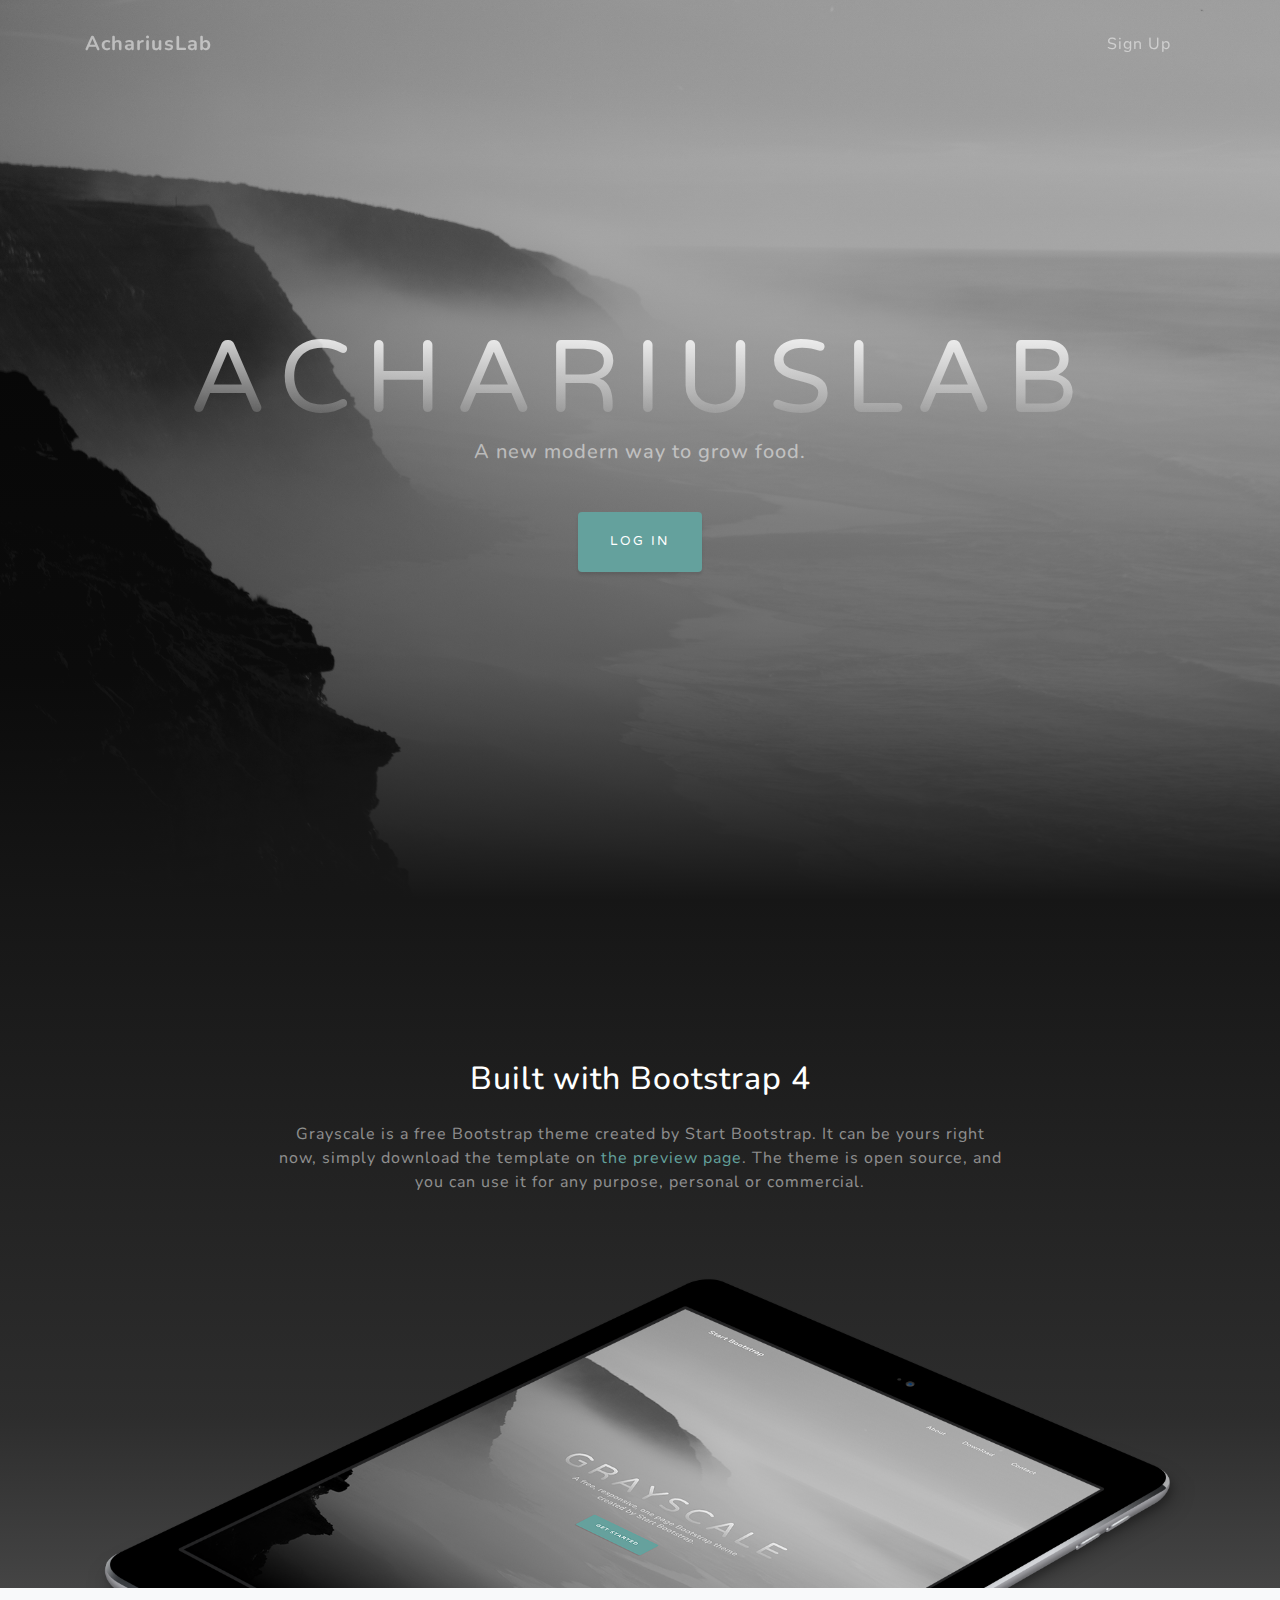
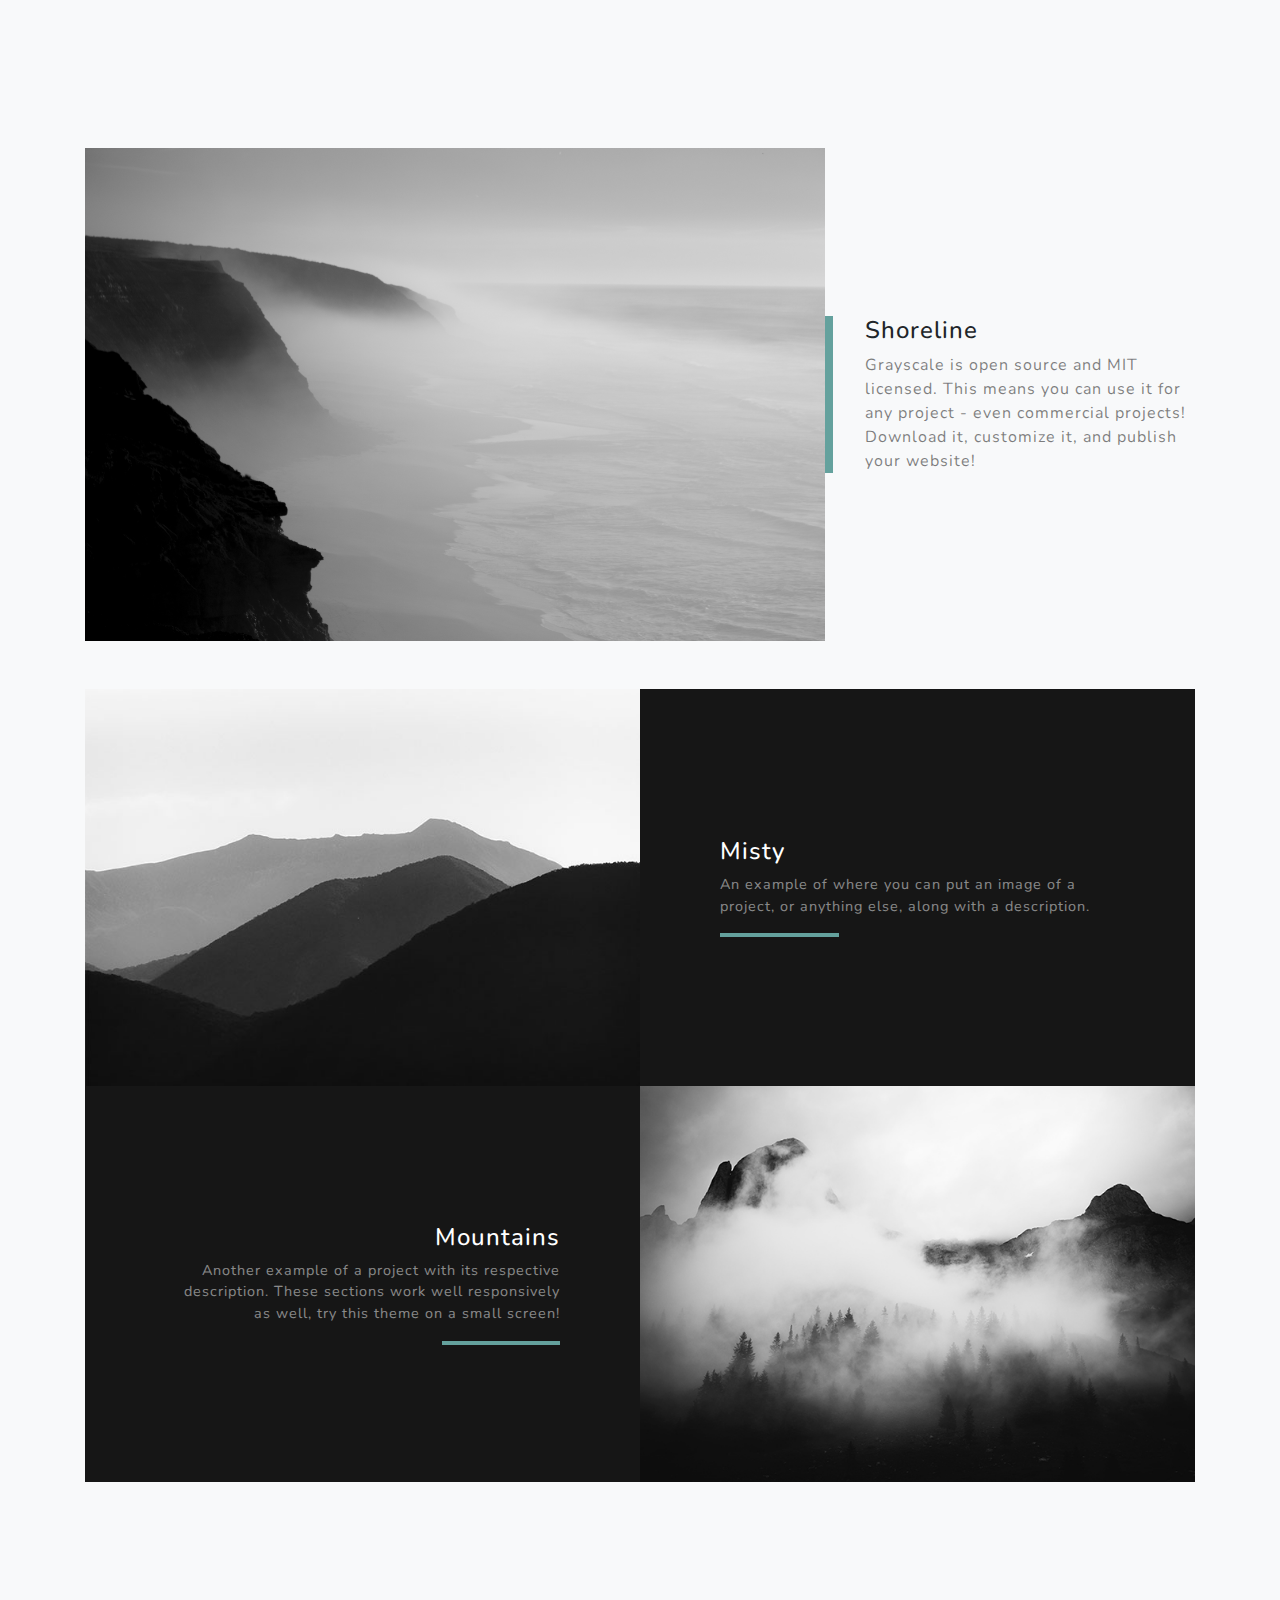
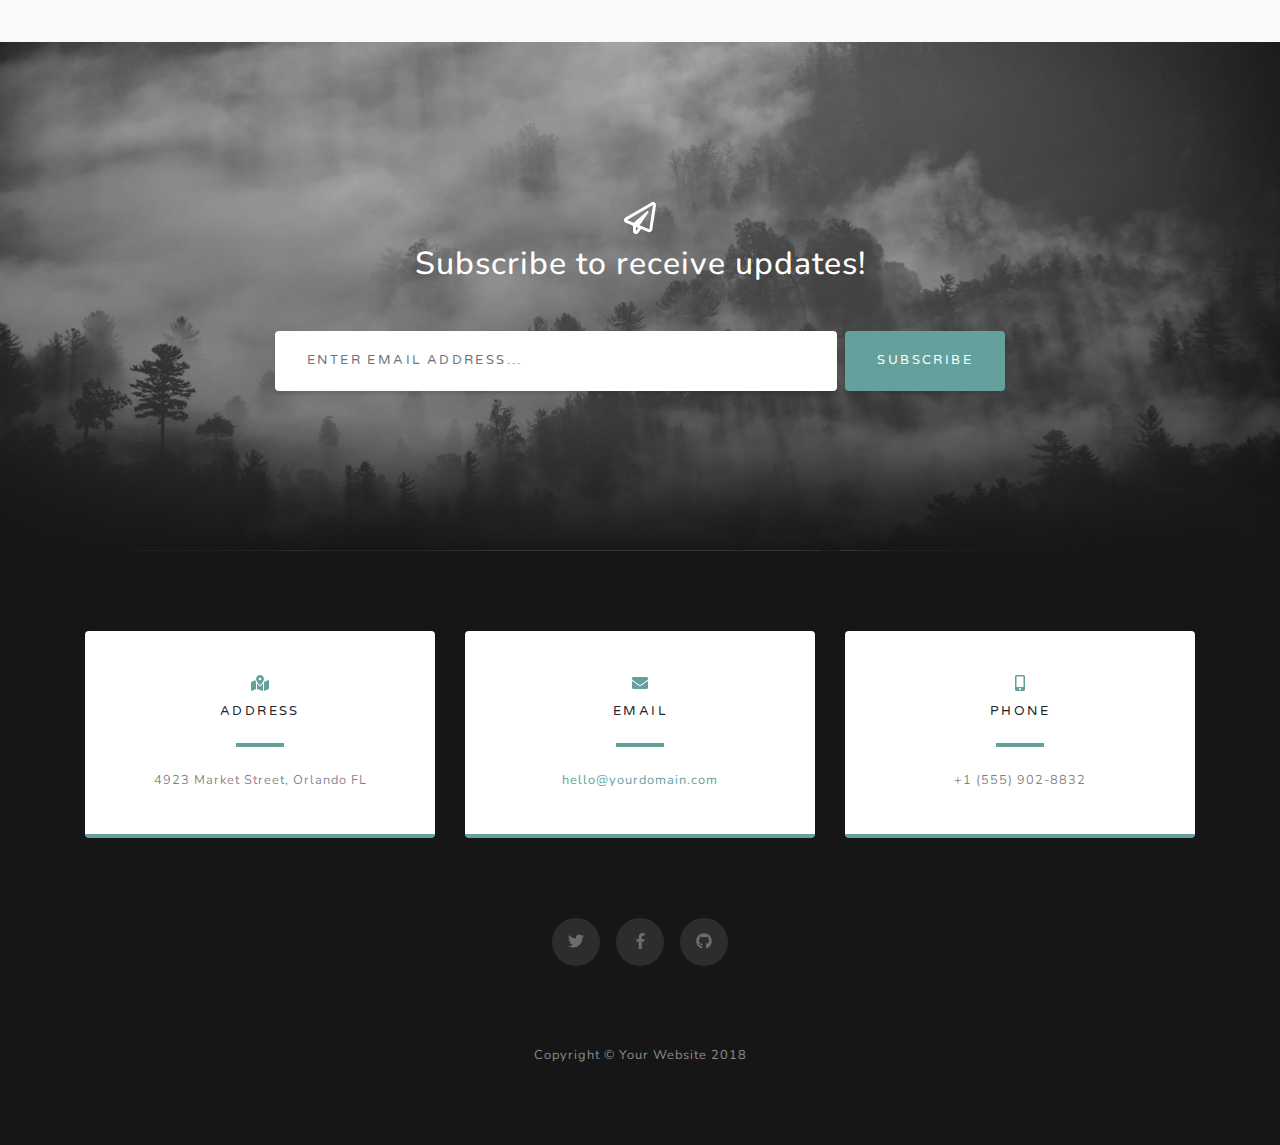
<file: dev/index.html>
<!DOCTYPE html>
<html lang="en">

  <head>

    <meta charset="utf-8">
    <meta name="viewport" content="width=device-width, initial-scale=1, shrink-to-fit=no">
    <meta name="description" content="">
    <meta name="author" content="">

    <title>Acharius Lab</title>

    <!-- Bootstrap core CSS -->
    <link href="vendor/bootstrap/css/bootstrap.min.css" rel="stylesheet">

    <!-- Custom fonts for this template -->
    <link href="https://fonts.googleapis.com/css?family=Varela+Round" rel="stylesheet">
    <link href="https://fonts.googleapis.com/css?family=Nunito:200,200i,300,300i,400,400i,600,600i,700,700i,800,800i,900,900i" rel="stylesheet">

    <!-- Custom styles for this template -->
    <link href="css/grayscale.min.css" rel="stylesheet">

  </head>

  <body id="page-top">

    <!-- Navigation -->
    <nav class="navbar navbar-expand-lg navbar-light fixed-top" id="mainNav">
      <div class="container">
        <a class="navbar-brand js-scroll-trigger" href="#page-top">AchariusLab</a>
        <button class="navbar-toggler navbar-toggler-right" type="button" data-toggle="collapse" data-target="#navbarResponsive" aria-controls="navbarResponsive" aria-expanded="false" aria-label="Toggle navigation">
          Menu
          <i class="fas fa-bars"></i>
        </button>
        <div class="collapse navbar-collapse" id="navbarResponsive">
          <ul class="navbar-nav ml-auto">

            <li class="nav-item">
              <a class="nav-link js-scroll-trigger" href="signup/index.html">Sign Up</a>
            </li>
          </ul>
        </div>
      </div>
    </nav>

    <!-- Header -->
    <header class="masthead">
      <div class="container d-flex h-100 align-items-center">
        <div class="mx-auto text-center">
          <h1 class="mx-auto my-0 text-uppercase">AchariusLab</h1>
          <h2 class="text-white-50 mx-auto mt-2 mb-5">A new modern way to grow food.</h2>
          <a href="login/index.html" class="btn btn-primary js-scroll-trigger">Log In</a>
        </div>
      </div>
    </header>

    <!-- About Section -->
    <section id="about" class="about-section text-center">
      <div class="container">
        <div class="row">
          <div class="col-lg-8 mx-auto">
            <h2 class="text-white mb-4">Built with Bootstrap 4</h2>
            <p class="text-white-50">Grayscale is a free Bootstrap theme created by Start Bootstrap. It can be yours right now, simply download the template on
              <a href="http://startbootstrap.com/template-overviews/grayscale/">the preview page</a>. The theme is open source, and you can use it for any purpose, personal or commercial.</p>
          </div>
        </div>
        <img src="img/ipad.png" class="img-fluid" alt="">
      </div>
    </section>

    <!-- Projects Section -->
    <section id="projects" class="projects-section bg-light">
      <div class="container">

        <!-- Featured Project Row -->
        <div class="row align-items-center no-gutters mb-4 mb-lg-5">
          <div class="col-xl-8 col-lg-7">
            <img class="img-fluid mb-3 mb-lg-0" src="img/bg-masthead.jpg" alt="">
          </div>
          <div class="col-xl-4 col-lg-5">
            <div class="featured-text text-center text-lg-left">
              <h4>Shoreline</h4>
              <p class="text-black-50 mb-0">Grayscale is open source and MIT licensed. This means you can use it for any project - even commercial projects! Download it, customize it, and publish your website!</p>
            </div>
          </div>
        </div>

        <!-- Project One Row -->
        <div class="row justify-content-center no-gutters mb-5 mb-lg-0">
          <div class="col-lg-6">
            <img class="img-fluid" src="img/demo-image-01.jpg" alt="">
          </div>
          <div class="col-lg-6">
            <div class="bg-black text-center h-100 project">
              <div class="d-flex h-100">
                <div class="project-text w-100 my-auto text-center text-lg-left">
                  <h4 class="text-white">Misty</h4>
                  <p class="mb-0 text-white-50">An example of where you can put an image of a project, or anything else, along with a description.</p>
                  <hr class="d-none d-lg-block mb-0 ml-0">
                </div>
              </div>
            </div>
          </div>
        </div>

        <!-- Project Two Row -->
        <div class="row justify-content-center no-gutters">
          <div class="col-lg-6">
            <img class="img-fluid" src="img/demo-image-02.jpg" alt="">
          </div>
          <div class="col-lg-6 order-lg-first">
            <div class="bg-black text-center h-100 project">
              <div class="d-flex h-100">
                <div class="project-text w-100 my-auto text-center text-lg-right">
                  <h4 class="text-white">Mountains</h4>
                  <p class="mb-0 text-white-50">Another example of a project with its respective description. These sections work well responsively as well, try this theme on a small screen!</p>
                  <hr class="d-none d-lg-block mb-0 mr-0">
                </div>
              </div>
            </div>
          </div>
        </div>

      </div>
    </section>

    <!-- Signup Section -->
    <section id="signup" class="signup-section">
      <div class="container">
        <div class="row">
          <div class="col-md-10 col-lg-8 mx-auto text-center">

            <i class="far fa-paper-plane fa-2x mb-2 text-white"></i>
            <h2 class="text-white mb-5">Subscribe to receive updates!</h2>

            <form class="form-inline d-flex">
              <input type="email" class="form-control flex-fill mr-0 mr-sm-2 mb-3 mb-sm-0" id="inputEmail" placeholder="Enter email address...">
              <button type="submit" class="btn btn-primary mx-auto">Subscribe</button>
            </form>

          </div>
        </div>
      </div>
    </section>

    <!-- Contact Section -->
    <section class="contact-section bg-black">
      <div class="container">

        <div class="row">

          <div class="col-md-4 mb-3 mb-md-0">
            <div class="card py-4 h-100">
              <div class="card-body text-center">
                <i class="fas fa-map-marked-alt text-primary mb-2"></i>
                <h4 class="text-uppercase m-0">Address</h4>
                <hr class="my-4">
                <div class="small text-black-50">4923 Market Street, Orlando FL</div>
              </div>
            </div>
          </div>

          <div class="col-md-4 mb-3 mb-md-0">
            <div class="card py-4 h-100">
              <div class="card-body text-center">
                <i class="fas fa-envelope text-primary mb-2"></i>
                <h4 class="text-uppercase m-0">Email</h4>
                <hr class="my-4">
                <div class="small text-black-50">
                  <a href="#">hello@yourdomain.com</a>
                </div>
              </div>
            </div>
          </div>

          <div class="col-md-4 mb-3 mb-md-0">
            <div class="card py-4 h-100">
              <div class="card-body text-center">
                <i class="fas fa-mobile-alt text-primary mb-2"></i>
                <h4 class="text-uppercase m-0">Phone</h4>
                <hr class="my-4">
                <div class="small text-black-50">+1 (555) 902-8832</div>
              </div>
            </div>
          </div>
        </div>

        <div class="social d-flex justify-content-center">
          <a href="#" class="mx-2">
            <i class="fab fa-twitter"></i>
          </a>
          <a href="#" class="mx-2">
            <i class="fab fa-facebook-f"></i>
          </a>
          <a href="#" class="mx-2">
            <i class="fab fa-github"></i>
          </a>
        </div>

      </div>
    </section>

    <!-- Footer -->
    <footer class="bg-black small text-center text-white-50">
      <div class="container">
        Copyright &copy; Your Website 2018
      </div>
    </footer>

    <!-- Bootstrap core JavaScript -->
    <script src="vendor/jquery/jquery.min.js"></script>
    <script src="vendor/bootstrap/js/bootstrap.bundle.min.js"></script>

    <!-- Plugin JavaScript -->
    <script src="vendor/font-awesome/js/all.js"></script>
    <script src="vendor/jquery-easing/jquery.easing.min.js"></script>

    <!-- Custom scripts for this template -->
    <script src="js/grayscale.min.js"></script>

  </body>

</html>
</file>
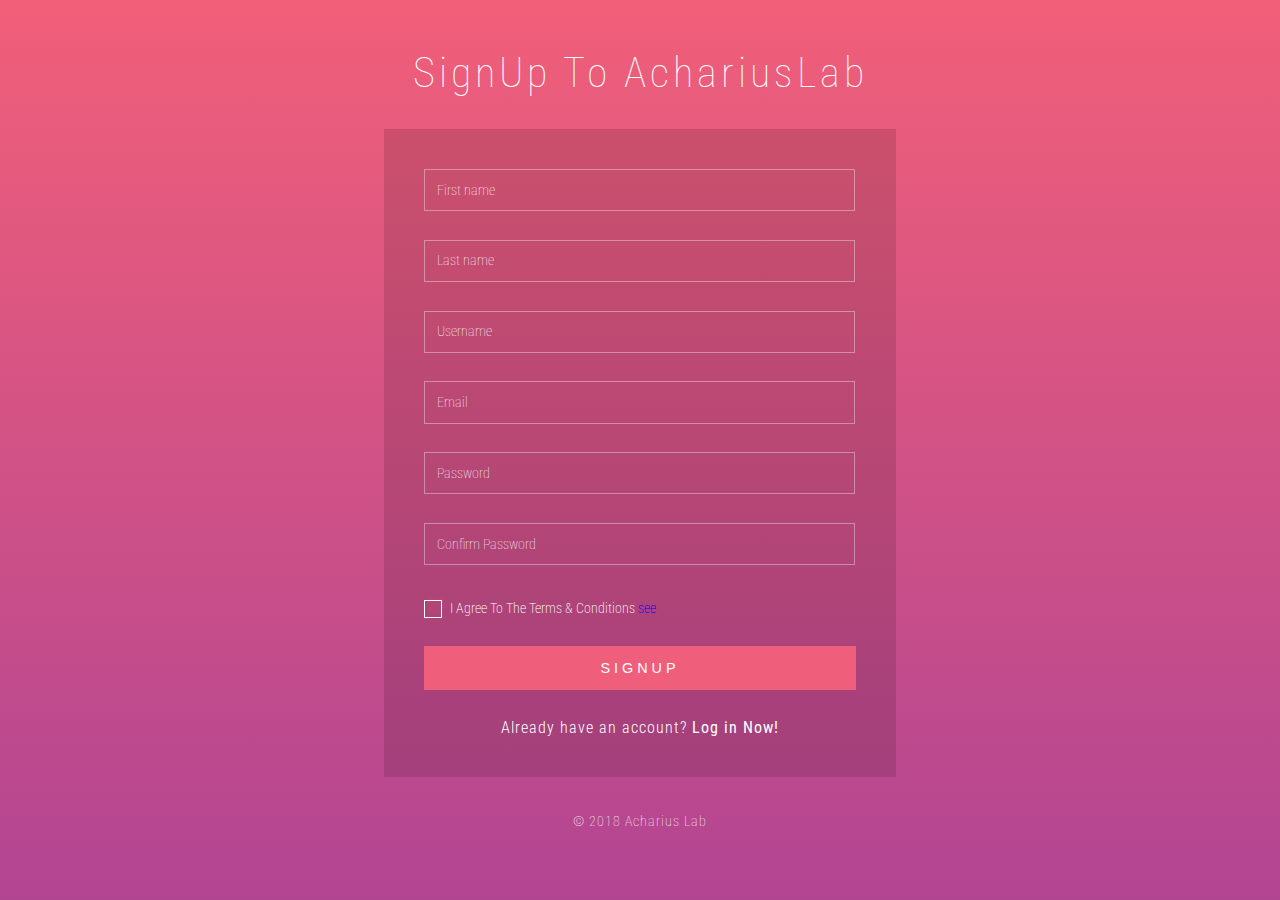
<file: dev/signup/index.html>
<!--
Author: W3layouts
Author URL: http://w3layouts.com
License: Creative Commons Attribution 3.0 Unported
License URL: http://creativecommons.org/licenses/by/3.0/
-->
<!DOCTYPE html>
<html>
<head>
<title>Signup - AchariusLab</title>
<meta name="viewport" content="width=device-width, initial-scale=1">
<meta http-equiv="Content-Type" content="text/html; charset=utf-8" />
<meta name="keywords" content="Bubble SignUp Form template Responsive, Login form web template,Flat Pricing tables,Flat Drop downs  Sign up Web Templates, Flat Web Templates, Login sign up Responsive web template, SmartPhone Compatible web template, free web designs for Nokia, Samsung, LG, SonyEricsson, Motorola web design" />
<script type="application/x-javascript"> addEventListener("load", function() { setTimeout(hideURLbar, 0); }, false); function hideURLbar(){ window.scrollTo(0,1); } </script>
<!-- Custom Theme files -->
<link href="css/style.css" rel="stylesheet" type="text/css" media="all" />
<!-- //Custom Theme files -->
<!-- web font -->
<link href="//fonts.googleapis.com/css?family=Roboto+Condensed:300,300i,400,400i,700,700i" rel="stylesheet">
<!-- //web font -->
</head>
<body>
	<!-- main -->
	<div class="main-w3layouts wrapper">
		<h1>SignUp to AchariusLab</h1>
		<div class="main-agileinfo">
			<div class="agileits-top">
				<form action="create_account.php" method="post">
					<input class="text" type="text" name="fname" placeholder="First name" required="">
					<input class="text email" type="text" name="lname" placeholder="Last name" required="">
					<input class="text" type="text" name="username" placeholder="Username" required="">
					<input class="text email" type="email" name="email" placeholder="Email" required="">
					<input class="text" type="password" name="password" placeholder="Password" required="">
					<input class="text w3lpass" type="password" name="password" placeholder="Confirm Password" required="">
					<div class="wthree-text">
						<label class="anim">
							<input type="checkbox" class="checkbox" required="">
							<span>I Agree To The Terms & Conditions <a href="#">see</a></span>
						</label>
						<div class="clear"> </div>
					</div>
					<input type="submit" value="SIGNUP">
				</form>
				<p>Already have an account? <a href="../login/index.html"> Log in Now!</a></p>
			</div>
		</div>
		<!-- copyright -->
		<div class="w3copyright-agile">
			<p>© 2018 Acharius Lab</p>
		</div>
		<!-- //copyright -->
		<ul class="w3lsg-bubbles">
			<li></li>
			<li></li>
			<li></li>
			<li></li>
			<li></li>
			<li></li>
			<li></li>
			<li></li>
			<li></li>
			<li></li>
		</ul>
	</div>
	<!-- //main -->
</body>
</html>
</file>
<file: dev/css/grayscale.min.css>
#mainNav{min-height:56px;background-color:#fff}#mainNav .navbar-toggler{font-size:80%;padding:.75rem;color:#64a19d;border:1px solid #64a19d}#mainNav .navbar-toggler:focus{outline:0}#mainNav .navbar-brand{color:#161616;font-weight:700;padding:.9rem 0}#mainNav .navbar-nav .nav-item:hover{color:fade(white,80%);outline:0;background-color:transparent}#mainNav .navbar-nav .nav-item:active,#mainNav .navbar-nav .nav-item:focus{outline:0;background-color:transparent}@media (min-width:992px){#mainNav{padding-top:0;padding-bottom:0;border-bottom:none;background-color:transparent;transition:background-color .3s ease-in-out}#mainNav .navbar-brand{padding:.5rem 0;color:rgba(255,255,255,.5)}#mainNav .nav-link{transition:none;padding:2rem 1.5rem;color:rgba(255,255,255,.5)}#mainNav .nav-link:hover{color:rgba(255,255,255,.75)}#mainNav .nav-link:active{color:#fff}#mainNav.navbar-shrink{background-color:#fff}#mainNav.navbar-shrink .navbar-brand{color:#161616}#mainNav.navbar-shrink .nav-link{color:#161616;padding:1.5rem 1.5rem 1.25rem;border-bottom:.25rem solid transparent}#mainNav.navbar-shrink .nav-link:hover{color:#64a19d}#mainNav.navbar-shrink .nav-link:active{color:#467370}#mainNav.navbar-shrink .nav-link.active{color:#64a19d;outline:0;border-bottom:.25rem solid #64a19d}}.masthead{position:relative;width:100%;height:auto;min-height:35rem;padding:15rem 0;background:linear-gradient(to bottom,rgba(22,22,22,.1) 0,rgba(22,22,22,.5) 75%,#161616 100%),url(../img/bg-masthead.jpg);background-position:center;background-repeat:no-repeat;background-attachment:scroll;background-size:cover}.masthead h1{font-family:'Varela Round';font-size:2.5rem;line-height:2.5rem;letter-spacing:.8rem;background:-webkit-linear-gradient(rgba(255,255,255,.9),rgba(255,255,255,0));-webkit-text-fill-color:transparent;-webkit-background-clip:text}.masthead h2{max-width:20rem;font-size:1rem}@media (min-width:768px){.masthead h1{font-size:4rem;line-height:4rem}}@media (min-width:992px){.masthead{height:100vh;padding:0}.masthead h1{font-size:6.5rem;line-height:6.5rem;letter-spacing:.8rem}.masthead h2{max-width:30rem;font-size:1.25rem}}.btn{box-shadow:0 .1875rem .1875rem 0 rgba(0,0,0,.1)!important;padding:1.25rem 2rem;font-family:'Varela Round';font-size:80%;text-transform:uppercase;letter-spacing:.15rem;border:0}.btn-primary{background-color:#64a19d}.btn-primary:hover{background-color:#4f837f}.btn-primary:focus{background-color:#4f837f;color:#fff}.btn-primary:active{background-color:#467370!important}.about-section{padding-top:10rem;background:linear-gradient(to bottom,#161616 0,rgba(22,22,22,.9) 75%,rgba(22,22,22,.8) 100%)}.about-section p{margin-bottom:5rem}.projects-section{padding:10rem 0}.projects-section .featured-text{padding:2rem}@media (min-width:992px){.projects-section .featured-text{padding:0 0 0 2rem;border-left:.5rem solid #64a19d}}.projects-section .project-text{padding:3rem;font-size:90%}@media (min-width:992px){.projects-section .project-text{padding:5rem}.projects-section .project-text hr{border-color:#64a19d;border-width:.25rem;width:30%}}.signup-section{padding:10rem 0;background:linear-gradient(to bottom,rgba(22,22,22,.1) 0,rgba(22,22,22,.5) 75%,#161616 100%),url(../img/bg-signup.jpg);background-position:center;background-repeat:no-repeat;background-attachment:scroll;background-size:cover}.signup-section .form-inline input{box-shadow:0 .1875rem .1875rem 0 rgba(0,0,0,.1)!important;padding:1.25rem 2rem;font-family:'Varela Round';font-size:80%;text-transform:uppercase;letter-spacing:.15rem;border:0}.contact-section{padding:5rem 0 0}.contact-section .card{border:0;border-bottom:.25rem solid #64a19d}.contact-section .card h4{font-size:.8rem;font-family:'Varela Round';text-transform:uppercase;letter-spacing:.15rem}.contact-section .card hr{border-color:#64a19d;border-width:.25rem;width:3rem}.contact-section .social{margin-top:5rem}.contact-section .social a{text-align:center;height:3rem;width:3rem;background:rgba(255,255,255,.1);border-radius:100%;line-height:3rem;color:rgba(255,255,255,.3)}.contact-section .social a:hover{color:rgba(255,255,255,.5)}.contact-section .social a:active{color:#fff}body{font-family:Nunito;letter-spacing:.0625em}a{color:#64a19d}a:focus,a:hover{text-decoration:none;color:#3c6360}.bg-black{background-color:#161616!important}.bg-primary{background-color:#64a19d!important}.text-primary{color:#64a19d!important}footer{padding:5rem 0}
</file>
<file: dev/signup/css/style.css>
/*--
Author: W3layouts
Author URL: http://w3layouts.com
License: Creative Commons Attribution 3.0 Unported
License URL: http://creativecommons.org/licenses/by/3.0/
--*/
/*-- reset --*/
html,body,div,span,applet,object,iframe,h1,h2,h3,h4,h5,h6,p,blockquote,pre,a,abbr,acronym,address,big,cite,code,del,dfn,em,img,ins,kbd,q,s,samp,small,strike,strong,sub,sup,tt,var,b,u,i,dl,dt,dd,ol,nav ul,nav li,fieldset,form,label,legend,table,caption,tbody,tfoot,thead,tr,th,td,article,aside,canvas,details,embed,figure,figcaption,footer,header,hgroup,menu,nav,output,ruby,section,summary,time,mark,audio,video{margin:0;padding:0;border:0;font-size:100%;font:inherit;vertical-align:baseline;}
article, aside, details, figcaption, figure,footer, header, hgroup, menu, nav, section {display: block;}
ol,ul{list-style:none;margin:0px;padding:0px;}
blockquote,q{quotes:none;}
blockquote:before,blockquote:after,q:before,q:after{content:'';content:none;}
table{border-collapse:collapse;border-spacing:0;}
/*-- start editing from here --*/
a{text-decoration:none;}
.txt-rt{text-align:right;}/* text align right */
.txt-lt{text-align:left;}/* text align left */
.txt-center{text-align:center;}/* text align center */
.float-rt{float:right;}/* float right */
.float-lt{float:left;}/* float left */
.clear{clear:both;}/* clear float */
.pos-relative{position:relative;}/* Position Relative */
.pos-absolute{position:absolute;}/* Position Absolute */
.vertical-base{	vertical-align:baseline;}/* vertical align baseline */
.vertical-top{	vertical-align:top;}/* vertical align top */
nav.vertical ul li{	display:block;}/* vertical menu */
nav.horizontal ul li{	display: inline-block;}/* horizontal menu */
img{max-width:100%;}
/*-- end reset --*/
body {   
	background: #673AB7;
    background: linear-gradient(to top, rgb(178, 69, 146), rgb(241, 95, 121));
	background-size:cover;
	background-attachment: fixed; 
	font-family: 'Roboto Condensed', sans-serif;
}
h1 {
    font-size: 3em;
    text-align: center;
    color: #fff;
    font-weight: 100;
    text-transform: capitalize;
    letter-spacing: 4px;
    font-family: 'Roboto Condensed', sans-serif;
}
/*-- main --*/ 
.main-w3layouts {
    padding:3em 0 1em;
}
.main-agileinfo {
    width: 35%;
    margin: 3em auto;
    background: rgba(0, 0, 0, 0.12);
    background-size: cover;
}
.agileits-top {
    padding:3em; 
}
input[type="text"], input[type="email"], input[type="password"] {
    font-size: 0.9em;
    color: #fff;
    font-weight: 100;
    width: 94.5%;
    display: block;
    border: none;
    padding: 0.8em;
    border: solid 1px rgba(255, 255, 255, 0.37);
    -webkit-transition: all 0.3s cubic-bezier(0.64, 0.09, 0.08, 1);
    transition: all 0.3s cubic-bezier(0.64, 0.09, 0.08, 1);
    background: -webkit-linear-gradient(top, rgba(255, 255, 255, 0) 96%, #fff 4%);
    background: linear-gradient(to bottom, rgba(255, 255, 255, 0) 96%, #fff 4%);
    background-position: -800px 0;
    background-size: 100%;
    background-repeat: no-repeat;
    color: #fff;
	font-family: 'Roboto Condensed', sans-serif;
}
input.email,input.text.w3lpass  {
    margin: 2em 0;
} 
.text:focus, .text:valid {
	box-shadow: none;
	outline: none;
	background-position: 0 0;
}
.text:focus::-webkit-input-placeholder, .text:valid::-webkit-input-placeholder {
	color: rgba(255, 255, 255, 0.7);
	font-size: .9em;
	-webkit-transform: translateY(-30px);
	-moz-transform: translateY(-30px);
	-o-transform: translateY(-30px);
	-ms-transform: translateY(-30px);
	transform: translateY(-30px);
	visibility: visible !important;   
}
::-webkit-input-placeholder {
	color: #fff;  
	font-weight: 100;
} 
:-moz-placeholder { /* Firefox 18- */
   color: #fff; 
} 
::-moz-placeholder {  /* Firefox 19+ */
   color: #fff;  
} 
:-ms-input-placeholder {  
   color: #fff;  
} 
input[type="submit"] {
    font-size:.9em;
    color: #fff;
    background: #ef5e7a;
    outline: none;
    border: 1px solid #ef5e7a;
    cursor: pointer;
    padding: 0.9em;
    -webkit-appearance: none;
    width: 100%;
    margin: 2em 0;
    letter-spacing: 4px;
}
input[type="submit"]:hover {  
    -moz-box-shadow: 0 3px 3px 0 rgba(0, 0, 0, 0.58);
    box-shadow:0px -1px 3px 0 rgba(0, 0, 0, 0.58);  
    -webkit-transition: .5s all;
    -moz-transition: .5s all;
    -o-transition: .5s all;
    -ms-transition: .5s all;
    transition: .5s all;
    background: transparent;
}
.agileits-top p {
    font-size: 1em;
    color: #fff;
    text-align: center;
    letter-spacing: 1px;
	font-weight: 300;
}
.agileits-top p a {
    color: #fff;
    -webkit-transition: .5s all;
    -moz-transition: .5s all;
    transition: .5s all;
    font-weight: 400;
}
.agileits-top p a:hover {
    color: #ff6262;
}  
/*-- //main --*/
/*-- checkbox --*/
.wthree-text label {
    font-size: 0.9em;
    color: #fff;
    font-weight: 200;
    cursor: pointer;
    position: relative;
}
input.checkbox {
    background:#b34677;
	cursor: pointer;
    width: 1.2em;
    height: 1.2em;
}
input.checkbox:before {
	content: "";
	position: absolute;
	width: 1.2em;
	height: 1.2em;
	background: inherit;
	cursor: pointer;
}
input.checkbox:after {
	content: ""; 
	position: absolute;
	top: 0px;
	left: 0;
	z-index: 1;
	width: 1.2em;
	height: 1.2em;
	border: 1px solid #fff; 
	-webkit-transition: .4s ease-in-out;
	-moz-transition: .4s ease-in-out;
	-o-transition: .4s ease-in-out;
	transition: .4s ease-in-out;
}
input.checkbox:checked:after {
	-webkit-transform: rotate(-45deg);
	-moz-transform: rotate(-45deg);
	-o-transform: rotate(-45deg);
	-ms-transform: rotate(-45deg);
	transform: rotate(-45deg);
	height: .5rem;
	border-color: #fff;
	border-top-color: transparent;
	border-right-color: transparent;
}
.anim input.checkbox:checked:after {
	-webkit-transform: rotate(-45deg);
	-moz-transform: rotate(-45deg);
	-o-transform: rotate(-45deg);
	-ms-transform: rotate(-45deg);
	transform: rotate(-45deg);
	height: .5rem;
	border-color: transparent;
	border-right-color: transparent; 
	animation: .4s rippling .4s ease;
	animation-fill-mode: forwards;
}
@keyframes rippling {
	50% {
		border-left-color: #fff;
	}
	100% {
		border-bottom-color: #fff;
		border-left-color: #fff;
	}
} 
/*-- //checkbox --*/  
/*-- copyright --*/
.w3copyright-agile {
    margin: 2em 0 1em;
    text-align: center;
}
.w3copyright-agile p {
    font-size: .9em;
    color: #fff;
    line-height: 1.8em;
    letter-spacing: 1px;
	font-weight: 100;
}
.w3copyright-agile p a{
    color: #fff;
	transition: 0.5s all;
	-webkit-transition: 0.5s all;
	-moz-transition: 0.5s all;
	-o-transition: 0.5s all;
	-ms-transition: 0.5s all;
}
.w3copyright-agile p a:hover{
    color: #000; 
}
/*-- //copyright --*/ 
.wrapper { 
	position: relative; 
	overflow: hidden;
} 
.w3lsg-bubbles {
	position: absolute;
	top: 0;
	left: 0;
	width: 100%;
	height: 100%;
	z-index: -1;
}
.w3lsg-bubbles li {
	position: absolute;
	list-style: none;
	display: block;
	width: 40px;
	height: 40px;
	background-color: rgba(255, 255, 255, 0.15);
	bottom: -160px;
	-webkit-animation: square 20s infinite;
	-moz-animation: square 250s infinite;
	-o-animation: square 20s infinite;
	-ms-animation: square 20s infinite;
	animation: square 20s infinite;
	-webkit-transition-timing-function: linear;
	-moz-transition-timing-function: linear;
	-o-transition-timing-function: linear;
	-ms-transition-timing-function: linear;
	transition-timing-function: linear; 
	-webkit-border-radius: 50%;
	-moz-border-radius: 50%;
	-o-border-radius: 50%;
	-ms-border-radius: 50%;
	border-radius: 50%;
}
.w3lsg-bubbles li:nth-child(1) {
	left: 10%;
}
.w3lsg-bubbles li:nth-child(2) {
	left: 20%;
	width: 80px;
	height: 80px;
	-webkit-animation-delay: 2s;
	-moz-animation-delay: 2s;
	-o-animation-delay: 2s;
	-ms-animation-delay: 2s;
	animation-delay: 2s;
	-webkit-animation-duration: 17s;
	-moz-animation-duration: 17s;
	-o-animation-duration: 17s;
	animation-duration: 17s;
}
.w3lsg-bubbles li:nth-child(3) {
	left: 25%;
	-webkit-animation-delay: 4s;
	-moz-animation-delay: 4s;
	-o-animation-delay: 4s;
	-ms-animation-delay: 4s;
	animation-delay: 4s;
}
.w3lsg-bubbles li:nth-child(4) {
	left: 40%;
	width: 60px;
	height: 60px;
	-webkit-animation-duration: 22s;
	-moz-animation-duration: 22s;
	-o-animation-duration: 22s;
	-ms-animation-duration: 22s;
	animation-duration: 22s;
	background-color: rgba(255, 255, 255, 0.25);
}
.w3lsg-bubbles li:nth-child(5) {
	left: 70%;
}
.w3lsg-bubbles li:nth-child(6) {
	left: 80%;
	width: 120px;
	height: 120px;
	-webkit-animation-delay: 3s;
	-moz-animation-delay: 3s;
	-o-animation-delay: 3s;
	-ms-animation-delay: 3s;
	animation-delay: 3s;
	background-color: rgba(255, 255, 255, 0.2);
}
.w3lsg-bubbles li:nth-child(7) {
	left: 32%;
	width: 160px;
	height: 160px;
	-webkit-animation-delay: 7s;
	-moz-animation-delay: 7s;
	-o-animation-delay: 7s;
	-ms-animation-delay: 7s;
	animation-delay: 7s;
}
.w3lsg-bubbles li:nth-child(8) {
	left: 55%;
	width: 20px;
	height: 20px;
	-webkit-animation-delay: 15s;
	-moz-animation-delay: 15s; 
	animation-delay: 15s;
	-webkit-animation-duration: 40s;
	-moz-animation-duration: 40s;
	animation-duration: 40s;
}
.w3lsg-bubbles li:nth-child(9) {
	left: 25%;
	width: 10px;
	height: 10px;
	-webkit-animation-delay: 2s;
	animation-delay: 2s;
	-webkit-animation-duration: 40s;
	animation-duration: 40s;
	background-color: rgba(255, 255, 255, 0.3);
}
.w3lsg-bubbles li:nth-child(10) {
	left: 90%;
	width: 160px;
	height: 160px;
	-webkit-animation-delay: 11s;
	animation-delay: 11s;
}
@-webkit-keyframes square {
	0% {
		-webkit-transform: translateY(0);
		-moz-transform: translateY(0);
		-o-transform: translateY(0);
		-ms-transform: translateY(0);
		transform: translateY(0);
	}
	100% {
		-webkit-transform: translateY(-700px) rotate(600deg);
		-moz-transform: translateY(-700px) rotate(600deg); 
		-o-transform: translateY(-700px) rotate(600deg); 
		-ms-transform: translateY(-700px) rotate(600deg); 
		transform: translateY(-700px) rotate(600deg);        
	}
}
@keyframes square {
	0% {
		-webkit-transform: translateY(0);
		-moz-transform: translateY(0); 
		-o-transform: translateY(0); 
		-ms-transform: translateY(0);
		transform: translateY(0);        
	}
	100% {
		-webkit-transform: translateY(-700px) rotate(600deg);
		-moz-transform: translateY(-700px) rotate(600deg);
		-o-transform: translateY(-700px) rotate(600deg); 
		-ms-transform: translateY(-700px) rotate(600deg);
		transform: translateY(-700px) rotate(600deg);        
	}
}
/*-- responsive-design --*/ 
@media(max-width:1440px){
input[type="text"], input[type="email"], input[type="password"] { 
    width: 94%;  
}
}
@media(max-width:1366px){
h1 {
    font-size: 2.6em; 
}
.agileits-top {
    padding: 2.5em;
}
.main-agileinfo { 
    margin: 2em auto; 
}
.main-agileinfo {
    width: 36%; 
}
}
@media(max-width:1280px){ 
.main-agileinfo {
    width: 40%; 
}
}
@media(max-width:1080px){ 
.main-agileinfo {
    width: 46%;
}
} 
@media(max-width:1024px){
.main-agileinfo {
    width: 49%;
} 
}
@media(max-width:991px){
h1 {
    font-size: 2.4em;
}
.main-w3layouts {
    padding: 2em 0 1em;
}
}
@media(max-width:900px){ 
.main-agileinfo {
    width: 58%;
}
input[type="text"], input[type="email"], input[type="password"] {
    width: 93%;
}
}
@media(max-width:800px){
h1 {
    font-size: 2.2em;
}
}
@media(max-width:736px){ 
.main-agileinfo {
    width: 62%; 
}
}
@media(max-width:667px){
.main-agileinfo {
    width: 67%; 
} 
}
@media(max-width:600px){
.agileits-top {
    padding: 2.2em;
} 
input.email, input.text.w3lpass {
    margin: 1.5em 0;
}
input[type="submit"] {
    margin: 2em 0;
} 
h1 {
    font-size: 2em;
    letter-spacing: 3px;
}
}
@media(max-width:568px){
.main-agileinfo {
    width: 75%; 
}
.w3copyright-agile p { 
    padding: 0 2em;
}
} 
@media(max-width:480px){
h1 {
    font-size: 1.8em;
    letter-spacing: 3px;
}
.agileits-top {
    padding: 1.8em;
}
input[type="text"], input[type="email"], input[type="password"] {
    width: 91%;
}
.agileits-top p {
    font-size: 0.9em; 
}
}
@media(max-width:414px){
h1 {
    font-size: 1.8em;
    letter-spacing: 2px;
}  
.main-agileinfo {
    width: 85%;
    margin: 1.5em auto;
}  
.text:focus, .text:valid { 
	background-position: 0 0px;
}
.wthree-text ul li,.wthree-text ul li:nth-child(2){
    display: block;
    float: none;
}
.wthree-text ul li:nth-child(2) { 
    margin-top: 1.5em;
} 
input[type="submit"] {
    margin: 2em 0 1.5em;
    letter-spacing: 3px;
}
input[type="submit"] {
    margin: 2em 0 1.5em;
} 
.w3copyright-agile {
    margin: 1em 0 1em; 
}
}
@media(max-width:384px){
.main-agileinfo {
    width: 88%; 
}  
.w3copyright-agile p {
    padding: 0 1em;
}
}
@media(max-width:375px){
.agileits-top p { 
    letter-spacing: 0px;
}
}
@media(max-width:320px){
.main-w3layouts {
    padding: 1.5em 0 0;
}
.agileits-top {
    padding: 1.2em;
}
.w3copyright-agile {
    margin: 0 0 1em; 
}
input[type="text"], input[type="email"], input[type="password"] {
    width: 89.5%;
	font-size: 0.85em;
}
h1 {
    font-size: 1.7em;
    letter-spacing: 0px;
}  
.main-agileinfo {
    width: 92%;
	margin: 1em auto;
}
.text:focus, .text:valid { 
	background-position: 0 0px;
} 
input[type="submit"] {
    margin: 1.5em 0;
	padding: 0.8em;
	font-size: .85em;
} 
.w3copyright-agile p {
    font-size: .85em; 
}
.wthree-text label {
    font-size: 0.85em; 
}
.main-w3layouts {
    padding: 1em 0 0;
}
}
/*-- //responsive-design --*/
</file>
